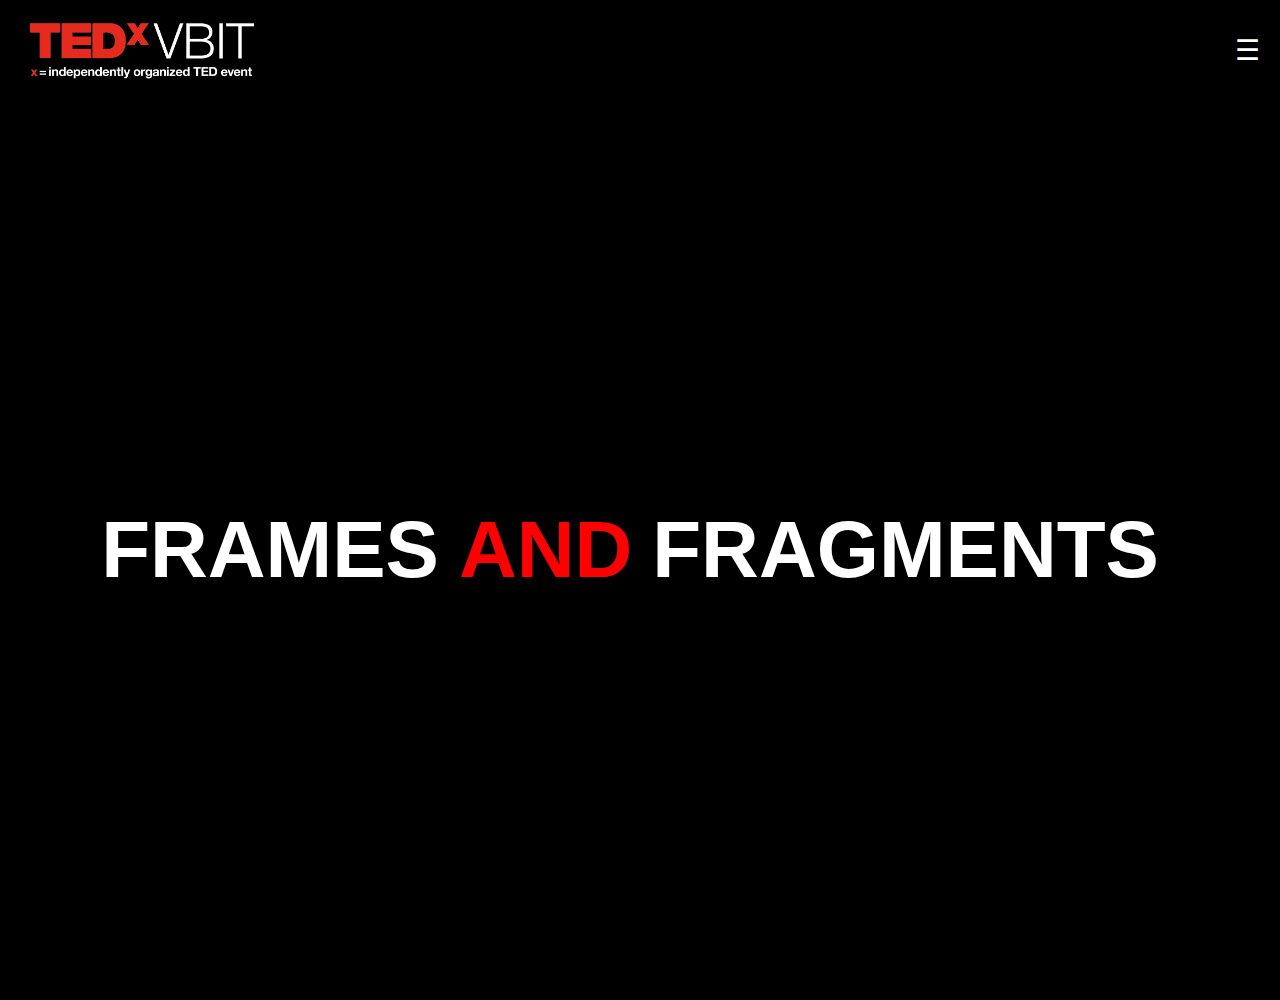
<file: Websites6/index.html>
<!DOCTYPE html>
<html lang="en">
<head>
  <meta charset="UTF-8">
  <title>TEDxVBIT</title>
  <link rel="stylesheet" href="style.css">
  <script defer src="script.js"></script>
</head>
<body>
  <nav class="navbar">
    <img src="Resources/tedxlogo.png" alt="Logo" class="logo">
    <div class="menu-icon" onclick="toggleMenu()">&#9776;</div>
  </nav>

  <div class="fullscreen-menu" id="fullscreenMenu">
    <a href="">Home</a>
    <hr>
    <a href="#">About</a>
    <hr>
    <a href="#">Past Speakers</a>
    <hr>
    <a href="#">Sponsors</a>
    <hr>
    <a href="#">Past Sponsors</a>
    <hr>
    <a href="#">Archive</a>
    <hr>
    <a href="#">Contact</a>
    <hr>
    <a href="#">Team</a>
  </div>
  <div class="theme">
    <div class="frames">
        <p>FRAMES</p>
    </div>
    <div class="and">
        <p style="color: red;">AND</p>
    </div>
    <div class="fragments">
        <p >FRAGMENTS</p>
    </div>

  </div>
</body>
</html>
</file>
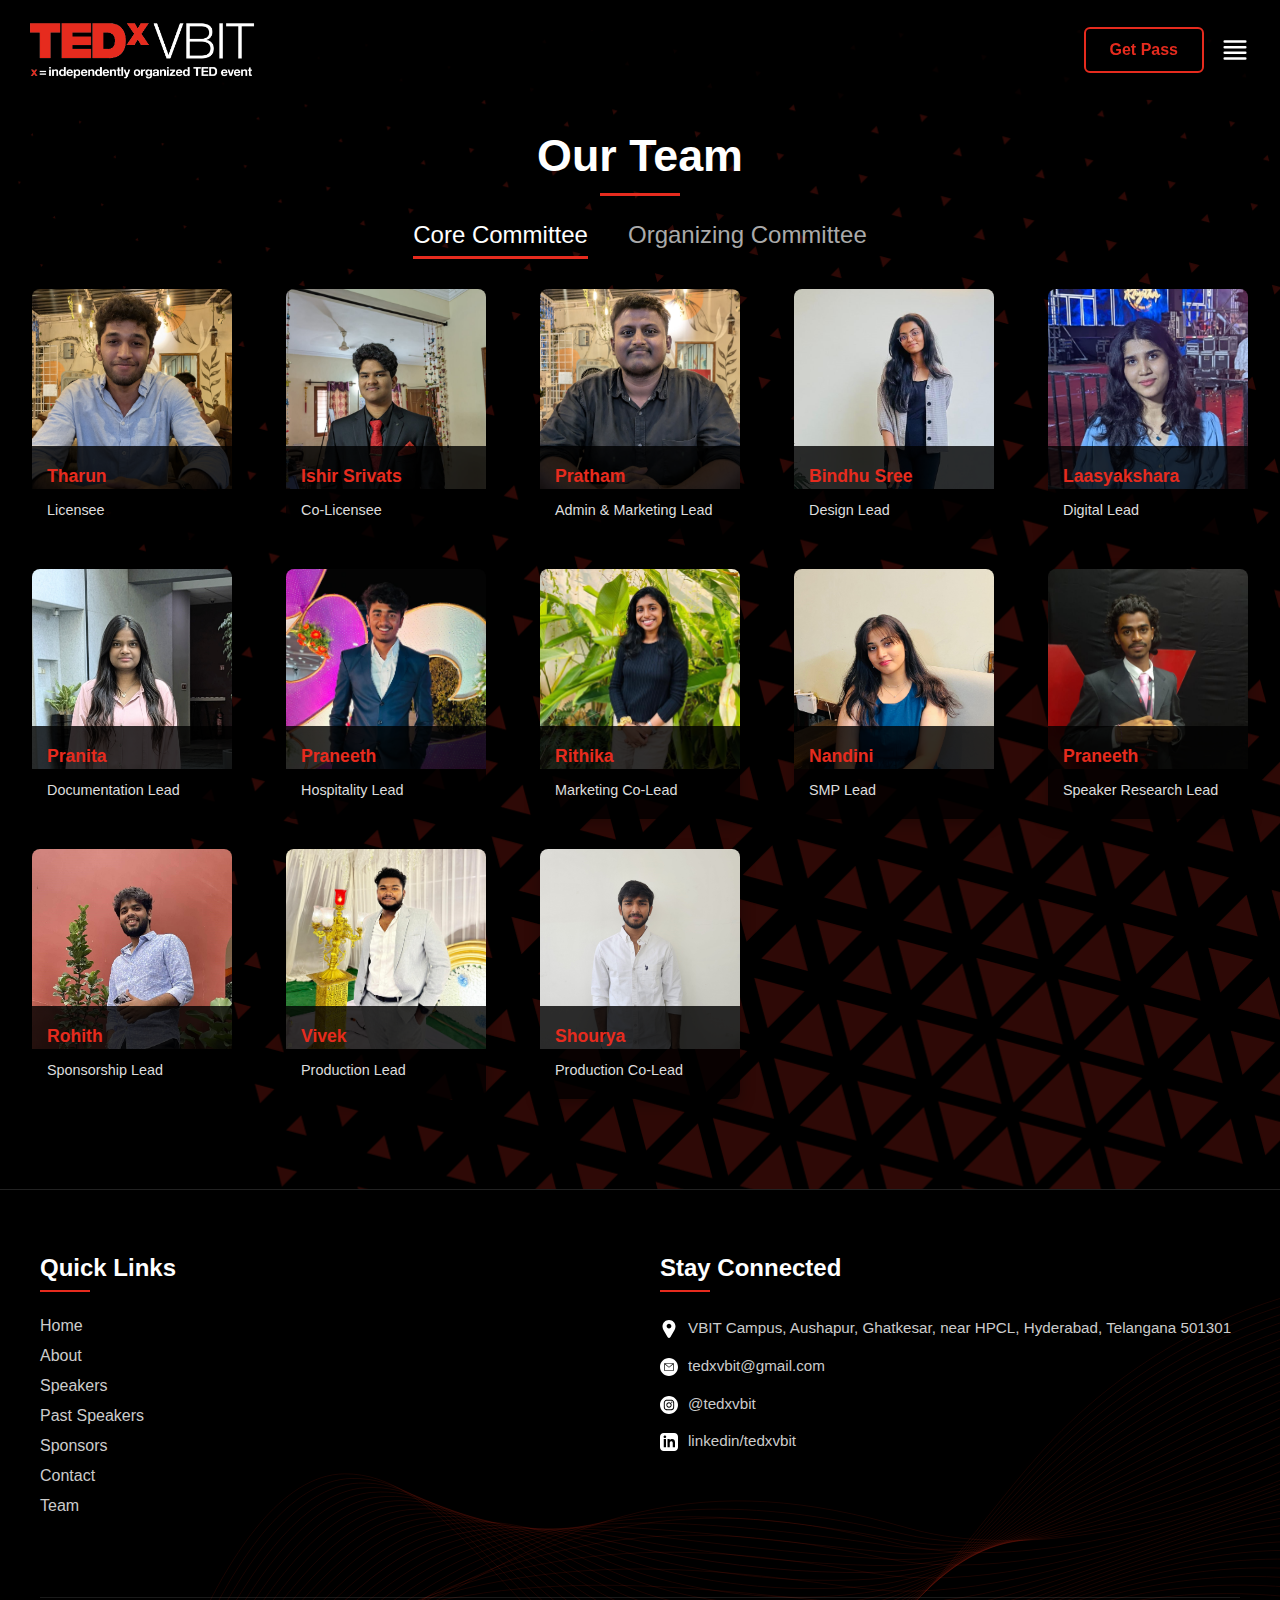
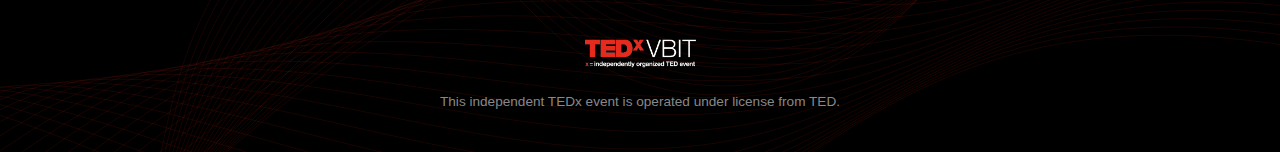
<file: team.html>
<!DOCTYPE html>
<html lang="en">
<head>
    <meta charset="utf-8">
    <title>TEDxVBIT - Team</title>
    
    <link rel="stylesheet" href="./styles.css">
    <style>
        /* Global Styles */
        body {
            margin: 0;
            padding: 0;
            font-family: 'Arial', sans-serif;
            background-color: #000;
            color: white;
        }
        
        /* Navigation */
        #topBar {
            position: fixed;
            top: 0;
            width: 100%;
            display: flex;
            justify-content: space-between;
            align-items: center;
            padding: 15px 20px;
            background-color: rgba(0, 0, 0, 0.9);
            z-index: 1000;
            box-sizing: border-box;
        }
        
        #logo img {
            height: 50px;
            cursor: pointer;
        }
        
        #hamburger {
            cursor: pointer;
        }
        
        /* Team Page */
        #teamPage {
            padding: 100px 20px 60px;
            margin-top: 30px;
            background-image: url('./Resources/about-illustration.png');
            background-size: cover;
            background-position: center;
            background-repeat: no-repeat;
        }
        
        .pageHeading {
            text-align: center;
            font-size: 2.8rem;
            color: #e62b1e;
            margin-bottom: 40px;
            position: relative;
        }
        
        .pageHeading::after {
            content: '';
            position: absolute;
            width: 80px;
            height: 3px;
            background: #e62b1e;
            bottom: -15px;
            left: 50%;
            transform: translateX(-50%);
        }
        
        .teamSubCategories {
            display: flex;
            justify-content: center;
            margin-bottom: 40px;
            gap: 40px;
        }
        
        .teamTab {
            cursor: pointer;
            font-size: 1.5rem;
            position: relative;
            color: #aaa;
            transition: all 0.3s ease;
        }
        
        .activeTab {
            color: white;
        }
        
        .activeTab::after {
            content: '';
            position: absolute;
            width: 100%;
            height: 3px;
            background: #e62b1e;
            bottom: -10px;
            left: 0;
        }
        
        .inactiveTab:hover {
            color: #ddd;
        }
        
        /* Team Grid */
        .teamGrid {
            display: grid;
            grid-template-columns: repeat(auto-fill, minmax(200px, 1fr));
            gap: 30px;
            justify-items: center;
        }
        
        .teamMember {
            position: relative;
            width: 200px;
            height: 250px;
            overflow: hidden;
            border-radius: 8px;
            box-shadow: 0 5px 15px rgba(0,0,0,0.3);
            transition: transform 0.3s ease;
        }
        
        .teamMember:hover {
            transform: translateY(-10px);
        }
        
        .memberPhoto {
            width: 100%;
            height: 200px;
            object-fit: cover;
        }
        
        .memberInfo {
            position: absolute;
            bottom: 0;
            left: 0;
            width: 100%;
            background: rgba(0, 0, 0, 0.8);
            padding: 15px;
            box-sizing: border-box;
        }
        
        .memberName {
            font-weight: bold;
            margin-bottom: 5px;
            color: #e62b1e;
        }
        
        .memberRole {
            font-size: 0.9rem;
            color: #ddd;
        }
        
        /* Footer */
        #footer {
            background-color: #000;
            padding: 40px 20px;
            text-align: left;
            border-top: 1px solid #222;
        }
        
        .footerLogo img {
            height: 60px;
            margin-bottom: 20px;
        }
        
        .tedxLine {
            color: #777;
            font-size: 0.9rem;
        }
        
        /* Responsive */
        @media (max-width: 768px) {
            .teamGrid {
                grid-template-columns: repeat(auto-fill, minmax(160px, 1fr));
                gap: 20px;
            }
            
            .teamMember {
                width: 160px;
                height: 220px;
            }
            
            .memberPhoto {
                height: 160px;
            }
            
            .pageHeading {
                font-size: 2.2rem;
            }
            
            .teamTab {
                font-size: 1.3rem;
            }
        }
        
        @media (max-width: 480px) {
            .teamGrid {
                grid-template-columns: repeat(auto-fill, minmax(140px, 1fr));
                gap: 15px;
            }
            
            .teamMember {
                width: 140px;
                height: 200px;
            }
            
            .memberPhoto {
                height: 140px;
            }
            
            .pageHeading {
                font-size: 1.8rem;
            }
            
            .teamSubCategories {
                flex-direction: column;
                align-items: center;
                gap: 20px;
            }
            
            .teamTab {
                font-size: 1.2rem;
            }
        }
    </style>
</head>

<body>
    
    <nav class="navbar">
        <img src="Resources/tedxlogo.png" alt="Logo" class="logo">
        <div class="right-section">
          <button class="get-pass-btn">Get Pass</button>
        
        <!-- Menu Icon (SVG) -->
        <div id="menuIcon" onclick="toggleMenu()" class="menu-icon">
          <svg xmlns="http://www.w3.org/2000/svg" fill="none" viewBox="0 0 24 24" stroke-width="2" stroke="white" class="menu-icon-svg">
            <path stroke-linecap="round" stroke-linejoin="round" d="M3.75 5.25h16.5m-16.5 4.5h16.5m-16.5 4.5h16.5m-16.5 4.5h16.5" />
          </svg>
        </div>
      </nav>
      
    
      <!-- Fullscreen Menu -->
      <div class="fullscreen-menu" id="fullscreenMenu">
        <a href="./index.html">Home</a><hr>
        <a href="./index.html#about">About</a><hr>
        <a href="./index.html#speakers">Speakers</a><hr>
        <a href="./past_speaker.html">Past Speakers</a><hr>
        <a href="./index.html#sponsors">Sponsors</a><hr>
        <a href="#">Contact</a><hr>
        <a href="./team.html">Team</a>
      </div>

    <!-- Team Page -->
    <div id="teamPage" class="page">
        <div class="pageContainer">
            <div class="pageHeading" style="color: white;">Our Team</div>
            <div class="teamSubCategories">
                <div id="teamLeadsButton" class="teamTab activeTab" onclick="showTeamLeads()">Core Committee</div>
                <div id="associatesButton" class="teamTab inactiveTab" onclick="showAssociates()">Organizing Committee</div>
            </div>
            
            <!-- Team Leads Section -->
            <div class="pageContent" id="teamLeadsContainer" style="display:grid;">
                <div class="teamGrid">
                    <!-- Team Lead 1 -->
                    <div class="teamMember">
                        <a href="linkedin.com/in/tharunreddy0408 " target="_blank" rel="noopener noreferrer"><img src="./Resources/Team/Tharun.jpg" alt="Ishir" class="memberPhoto"></a>
                        <div class="memberInfo">
                            <div class="memberName">Tharun</div>
                            <div class="memberRole">Licensee</div>
                        </div>
                    </div>
                    
                    <!-- Team Lead 2 -->
                    <div class="teamMember">
                        <a href="https://www.linkedin.com/in/ishir-srivats-8a1a771a0 
                        " target="_blank" rel="noopener noreferrer"><img src="./Resources/Team/Ishir.jpg" alt="Ishir" class="memberPhoto"></a>
                        <div class="memberInfo">
                            <div class="memberName">Ishir Srivats</div>
                            <div class="memberRole">Co-Licensee</div>
                        </div>
                    </div>
                    
                   
                    <div class="teamMember">
                        <a href="https://www.linkedin.com/in/pratham-kamidri?utm_source=share&utm_campaign=share_via&utm_content=profile&utm_medium=android_app " target="_blank" rel="noopener noreferrer"><img src="./Resources/Team/Pratham.jpg" alt="Ishir" class="memberPhoto"></a>
                        <div class="memberInfo">
                            <div class="memberName">Pratham</div>
                            <div class="memberRole">Admin & Marketing Lead</div>
                        </div>
                    </div>
                    <div class="teamMember">
                        <a href=" https://www.linkedin.com/in/bindhu-sree" target="_blank" rel="noopener noreferrer"><img src="./Resources/Team/Bindhu.jpeg" alt="Ishir" class="memberPhoto"></a>
                        <div class="memberInfo">
                            <div class="memberName">Bindhu Sree</div>
                            <div class="memberRole">Design Lead</div>
                        </div>
                    </div>
                    <div class="teamMember">
                        <a href="https://www.linkedin.com/in/laasyakshara-podishetty" target="_blank" rel="noopener noreferrer"><img src="./Resources/Team/Laasya.jpg" alt="Ishir" class="memberPhoto"></a>
                        <div class="memberInfo">
                            <div class="memberName">Laasyakshara</div>
                            <div class="memberRole">Digital Lead</div>
                        </div>
                    </div>
                    <div class="teamMember">
                        <a href="https://www.linkedin.com/in/pranita-abbireddy/ " target="_blank" rel="noopener noreferrer"><img src="./Resources/Team/Pranita.jpg" alt="Ishir" class="memberPhoto"></a>
                        <div class="memberInfo">
                            <div class="memberName">Pranita</div>
                            <div class="memberRole">Documentation Lead</div>
                        </div>
                    </div>
                    <div class="teamMember">
                        <a href="" target="_blank" rel="noopener noreferrer"><img src="./Resources/Team/Praneeth.jpg" alt="Ishir" class="memberPhoto"></a>
                        <div class="memberInfo">
                            <div class="memberName">Praneeth</div>
                            <div class="memberRole">Hospitality Lead</div>
                        </div>
                    </div>
                    <div class="teamMember">
                        <a href="https://www.linkedin.com/in/rithika-adike-589371228" target="_blank" rel="noopener noreferrer"><img src="./Resources/Team/Rithika.jpg" alt="Ishir" class="memberPhoto"></a>
                        <div class="memberInfo">
                            <div class="memberName">Rithika</div>
                            <div class="memberRole">Marketing Co-Lead</div>
                        </div>
                    </div>
                    <div class="teamMember">
                        <a href="https://www.linkedin.com/in/nandini-gaddam?utm_source=share&utm_campaign=share_via&utm_content=profile&utm_medium=android_app 
                        " target="_blank" rel="noopener noreferrer"><img src="./Resources/Team/Nandini.jpg" alt="Ishir" class="memberPhoto"></a>
                        <div class="memberInfo">
                            <div class="memberName">Nandini</div>
                            <div class="memberRole">SMP Lead</div>
                        </div>
                    </div>
                    <div class="teamMember">
                        <a href="https://www.linkedin.com/in/praneeth-chetty/" target="_blank" rel="noopener noreferrer"><img src="./Resources/Team/Praneeth_Chetty.jpg" alt="Ishir" class="memberPhoto"></a>
                        <div class="memberInfo">
                            <div class="memberName">Praneeth</div>
                            <div class="memberRole">Speaker Research Lead</div>
                        </div>
                    </div>
                    <div class="teamMember">
                        <a href="www.linkedin.com/in/rohithtappa" target="_blank" rel="noopener noreferrer"><img src="./Resources/Team/Tappa Rohith .jpg" alt="Ishir" class="memberPhoto"></a>
                        <div class="memberInfo">
                            <div class="memberName">Rohith</div>
                            <div class="memberRole">Sponsorship Lead</div>
                        </div>
                    </div>
                    <div class="teamMember">
                        <a href="" target="_blank" rel="noopener noreferrer"><img src="./Resources/Team/Vivek.jpg" alt="Ishir" class="memberPhoto"></a>
                        <div class="memberInfo">
                            <div class="memberName">Vivek</div>
                            <div class="memberRole">Production Lead</div>
                        </div>
                    </div>
                    <div class="teamMember">
                        <a href="" target="_blank" rel="noopener noreferrer"><img src="./Resources/Team/Shourya.jpg" alt="Ishir" class="memberPhoto"></a>
                        <div class="memberInfo">
                            <div class="memberName">Shourya</div>
                            <div class="memberRole">Production Co-Lead</div>
                        </div>
                    </div>
                    
                    
                </div>
            </div>
            
            <!-- Associates Section -->
            <div class="pageContent" id="associatesContainer" style="display:none;">
                <div class="teamGrid">
                    <!-- Associate 1 -->
                    <div class="teamMember">
                        <a href="https://www.linkedin.com/in/poojitha-netha-2b383727a?utm_source=share&utm_campaign=share_via&utm_content=profile&utm_medium=android_app" target="_blank" rel="noopener noreferrer"><img src="./Resources/Team/Poojitha.jpg" alt="Ishir" class="memberPhoto"></a>
                        <div class="memberInfo">
                            <div class="memberName">J. Poojitha</div>
                            <div class="memberRole">Design</div>
                        </div>
                    </div>
                    
                    <!-- Associate 2 -->
                    <div class="teamMember">
                        <a href="https://www.linkedin.com/in/kasi-abhilash-929a3835a?utm_source=share&utm_campaign=share_via&utm_content=profile&utm_medium=ios_app " target="_blank" rel="noopener noreferrer"><img src="./Resources/Team/Abhilash.jpg" alt="Ishir" class="memberPhoto"></a>
                        <div class="memberInfo">
                            <div class="memberName">K. Abhilash</div>
                            <div class="memberRole">Design</div>
                        </div>
                    </div>

                    <div class="teamMember">
                        <a href="https://www.linkedin.com/in/prashasth-kamidri-794a63288?utm_source=share&utm_campaign=share_via&utm_content=profile&utm_medium=ios_app " target="_blank" rel="noopener noreferrer"><img src="./Resources/Team/Prashasth.jpg" alt="Ishir" class="memberPhoto"></a>
                        <div class="memberInfo">
                            <div class="memberName">K. Prashasth</div>
                            <div class="memberRole">Design</div>
                        </div>
                    </div>

                    <div class="teamMember">
                        <a href="https://www.linkedin.com/in/charan-tej-valluru-2a172a2b7" target="_blank" rel="noopener noreferrer"><img src="./Resources/Team/Charan.jpg" alt="Ishir" class="memberPhoto"></a>
                        <div class="memberInfo">
                            <div class="memberName">Charan Tej</div>
                            <div class="memberRole">Documentation</div>
                        </div>
                    </div>

                    <div class="teamMember">
                        <a href="https://www.linkedin.com/in/thanmayeebolloju?utm_source=share&utm_campaign=share_via&utm_content=profile&utm_medium=ios_app" target="_blank" rel="noopener noreferrer"><img src="./Resources/Team/Thanmayee.jpg" alt="Ishir" class="memberPhoto"></a>
                        <div class="memberInfo">
                            <div class="memberName">Thanmayee</div>
                            <div class="memberRole">Documentation</div>
                        </div>
                    </div>

                    <div class="teamMember">
                        <a href="https://www.linkedin.com/in/p-aditya-1ab01534b?utm_source=share&utm_campaign=share_via&utm_content=profile&utm_medium=android_app" target="_blank" rel="noopener noreferrer"><img src="./Resources/Team/Aditya P.JPG" alt="Ishir" class="memberPhoto"></a>
                        <div class="memberInfo">
                            <div class="memberName">P. Aditya</div>
                            <div class="memberRole">Hospitality</div>
                        </div>
                    </div>

                    <div class="teamMember">
                        <a href="https://www.linkedin.com/in/yuva-raj-69a2642a5?utm_source=share&utm_campaign=share_via&utm_content=profile&utm_medium=android_app" target="_blank" rel="noopener noreferrer"><img src="./Resources/Team/Yuva Raj.jpg" alt="Ishir" class="memberPhoto"></a>
                        <div class="memberInfo">
                            <div class="memberName">Yuvaraj</div>
                            <div class="memberRole">Hospitality</div>
                        </div>
                    </div>

                    <div class="teamMember">
                        <a href="https://www.linkedin.com/in/keerthi-gatla-3031b1286?utm_source=share&utm_campaign=share_via&utm_content=profile&utm_medium=android_app" target="_blank" rel="noopener noreferrer"><img src="./Resources/Team/keerthi.jpeg" alt="Ishir" class="memberPhoto"></a>
                        <div class="memberInfo">
                            <div class="memberName">G. Keerthi</div>
                            <div class="memberRole">Marketing</div>
                        </div>
                    </div>

                    <div class="teamMember">
                        <a href="https://www.linkedin.com/in/shreshta-a-956061352?utm_source=share&utm_campaign=share_via&utm_content=profile&utm_medium=ios_app" target="_blank" rel="noopener noreferrer"><img src="./Resources/Team/Shreshta.jpg" alt="Ishir" class="memberPhoto"></a>
                        <div class="memberInfo">
                            <div class="memberName">Shreshta</div>
                            <div class="memberRole">Marketing</div>
                        </div>
                    </div>

                    <div class="teamMember">
                        <a href="https://www.linkedin.com/in/shaun-felix-a40a452a4/" target="_blank" rel="noopener noreferrer"><img src="./Resources/Team/Shaun.jpg" alt="Ishir" class="memberPhoto"></a>
                        <div class="memberInfo">
                            <div class="memberName">Shaun</div>
                            <div class="memberRole">Marketing</div>
                        </div>
                    </div>

                    <div class="teamMember">
                        <a href=" https://www.linkedin.com/in/bhargava-nandan-374a58291" target="_blank" rel="noopener noreferrer"><img src="./Resources/Team/Bhargav.jpg" alt="Ishir" class="memberPhoto"></a>
                        <div class="memberInfo">
                            <div class="memberName">Bhargava</div>
                            <div class="memberRole">SMP</div>
                        </div>
                    </div>

                    <div class="teamMember">
                        <a href="https://www.linkedin.com/in/sunaina-velishala-23b30135b?utm_source=share&utm_campaign=share_via&utm_content=profile&utm_medium=android_app" target="_blank" rel="noopener noreferrer"><img src="./Resources/Team/Sunaina.jpg" alt="Ishir" class="memberPhoto"></a>
                        <div class="memberInfo">
                            <div class="memberName">V. Sunaina</div>
                            <div class="memberRole">SMP</div>
                        </div>
                    </div>
                    <div class="teamMember">
                        <a href="https://in.linkedin.com/in/soma-sathvika-65a2932a4 
                        " target="_blank" rel="noopener noreferrer"><img src="./Resources/Team/Sathvika Shetty .jpg" alt="Ishir" class="memberPhoto"></a>
                        <div class="memberInfo">
                            <div class="memberName">Sathvika</div>
                            <div class="memberRole">SMP</div>
                        </div>
                    </div>
                    <div class="teamMember">
                        <a href="https://www.linkedin.com/in/roshan-jaisimha-bonthu-399b36228?utm_source=share&utm_campaign=share_via&utm_content=profile&utm_medium=android_app" target="_blank" rel="noopener noreferrer"><img src="./Resources/Team/Roshan.jpg" alt="Ishir" class="memberPhoto"></a>
                        <div class="memberInfo">
                            <div class="memberName">Roshan</div>
                            <div class="memberRole">Speraker Research</div>
                        </div>
                    </div>
                    <div class="teamMember">
                        <a href="https://www.linkedin.com/in/jonathan-raj-577547308?utm_source=share&utm_campaign=share_via&utm_content=profile&utm_medium=android_app" target="_blank" rel="noopener noreferrer"><img src="./Resources/Team/Jonathan.jpg" alt="Ishir" class="memberPhoto"></a>
                        <div class="memberInfo">
                            <div class="memberName">Jonathan</div>
                            <div class="memberRole">Speraker Research</div>
                        </div>
                    </div>
                    <div class="teamMember">
                        <a href="https://www.linkedin.com/in/bharati-nallacheruvu-028a992a4?utm_source=share&utm_campaign=share_via&utm_content=profile&utm_medium=ios_app 
                        " target="_blank" rel="noopener noreferrer"><img src="./Resources/Team/Bharathi.jpg" alt="Ishir" class="memberPhoto"></a>
                        <div class="memberInfo">
                            <div class="memberName">Bharati</div>
                            <div class="memberRole">Speraker Research</div>
                        </div>
                    </div>
                    <div class="teamMember">
                        <a href="https://www.linkedin.com/in/sai-vishal-8b374a259?utm_source=share&utm_campaign=share_via&utm_content=profile&utm_medium=android_app" target="_blank" rel="noopener noreferrer"><img src="./Resources/Team/vishal.jpg" alt="Ishir" class="memberPhoto"></a>
                        <div class="memberInfo">
                            <div class="memberName">Vishal</div>
                            <div class="memberRole">Sponsorship</div>
                        </div>
                    </div>
                    <div class="teamMember">
                        <a href="https://www.linkedin.com/in/harish-ksheersagar-012559277?lipi=urn%3Ali%3Apage%3Ad_flagship3_profile_view_base_contact_details%3BDtLBLO9pQRuvpxAz9C6pfA%3D%3D" target="_blank" rel="noopener noreferrer"><img src="./Resources/Team/Harish Ksheersagar.jpeg" alt="Ishir" class="memberPhoto"></a>
                        <div class="memberInfo">
                            <div class="memberName">Harish</div>
                            <div class="memberRole">Sponsorship</div>
                        </div>
                    </div>
                    <div class="teamMember">
                        <a href="https://www.linkedin.com/in/sandeep-swaraj-sonkoju-919266355" target="_blank" rel="noopener noreferrer"><img src="./Resources/Team/Sandeep.jpg" alt="Ishir" class="memberPhoto"></a>
                        <div class="memberInfo">
                            <div class="memberName">Sandeep</div>
                            <div class="memberRole">Production</div>
                        </div>
                    </div>
                    <div class="teamMember">
                        <a href="https://www.linkedin.com/in/sharath-chandra-reddy-8898902a4?utm_source=share&utm_campaign=share_via&utm_content=profile&utm_medium=ios_app" target="_blank" rel="noopener noreferrer"><img src="./Resources/Team/Sharath.jpg" alt="Ishir" class="memberPhoto"></a>
                        <div class="memberInfo">
                            <div class="memberName">Sharath </div>
                            <div class="memberRole">Production</div>
                        </div>
                    </div>
                </div>
            </div>
        </div>
    </div>

    <!-- Footer -->
    <section id="footer" class="page">
        <div class="pageContainer">
          <div class="footer-content">
            <!-- Quick Links Column -->
            <div class="footer-column">
              <h3 class="footer-heading">Quick Links</h3>
              <ul class="footer-links">
                <li><a href="./index.html">Home</a></li>
                <li><a href="./index.html#about">About</a></li>
                <li><a href="./index.html#speakers">Speakers</a></li>
                <li><a href="./past_speaker.html">Past Speakers</a></li>
                <li><a href="./index.html#sponsors">Sponsors</a></li>
                <li><a href="./index.html#contact">Contact</a></li>
                <li><a href="./team.html">Team</a></li>
              </ul>
            </div>
      
            <!-- Contact Column -->
            <div class="footer-column">
              <h3 class="footer-heading">Stay Connected</h3>
              <div class="contact-info">
                <div class="contact-item">
                  <img src="./Resources/svg_footer/gps.svg" alt="Location" class="contact-icon">
                  <span>VBIT Campus, Aushapur, Ghatkesar, near HPCL, Hyderabad, Telangana 501301</span>
                </div>
                <div class="contact-item">
                  <img src="./Resources/svg_footer/mail.svg" alt="Email" class="contact-icon">
                  <a href="mailto:tedxvbit@gmail.com">tedxvbit@gmail.com</a>
                </div>
                <div class="contact-item">
                  <img src="./Resources/svg_footer/ig.svg" alt="Email" class="contact-icon">
                  <a href="https://www.instagram.com/tedxvbit/">@tedxvbit</a>
                </div>
                <div class="contact-item">
                  <img src="./Resources/svg_footer/linkedin.svg" alt="Email" class="contact-icon">
                  <a href="https://www.linkedin.com/company/tedxvbit/">linkedin/tedxvbit</a>
                </div>
              </div>
            </div>
          </div>
          
          <!-- Footer Bottom -->
          <div class="footer-bottom">
            <hr class="footer-divider">
            <div class="footer-branding">
              <img src="./Resources/tedxlogo.png" alt="TEDxVBIT" class="footer-logo">
              <p class="tedx-disclaimer">This independent TEDx event is operated under license from TED.</p>
            </div>
          </div>
        </div>
      </section>

    <script>
        // Toggle between Team Leads and Associates
        function showTeamLeads() {
            document.getElementById('teamLeadsContainer').style.display = 'block';
            document.getElementById('associatesContainer').style.display = 'none';
            document.getElementById('teamLeadsButton').className = 'teamTab activeTab';
            document.getElementById('associatesButton').className = 'teamTab inactiveTab';
        }
        
        function showAssociates() {
            document.getElementById('teamLeadsContainer').style.display = 'none';
            document.getElementById('associatesContainer').style.display = 'block';
            document.getElementById('teamLeadsButton').className = 'teamTab inactiveTab';
            document.getElementById('associatesButton').className = 'teamTab activeTab';
        }
        
        // Mobile navigation functions
        function toggleMenu() {
        const menuIcon = document.getElementById('menuIcon');
        const fullscreenMenu = document.getElementById('fullscreenMenu');

        menuIcon.classList.toggle('active');
        fullscreenMenu.classList.toggle('show');
    }
    </script>
</body>
</html>
</file>
<file: Websites6/style.css>
body {
    margin: 0;
    font-family: 'Arial', sans-serif;
    background-color: #000;
    color: white;
  }
  
  .navbar {
    display: flex;
    justify-content: space-between;
    align-items: center;
    padding: 20px;
  }
  
  .logo {
    height: 60px;
  }
  
  .menu-icon {
    font-size: 28px;
    cursor: pointer;
    color: white;
  }
  
  .fullscreen-menu {
    position: fixed;
    top: 0;
    left: 0;
    width: 100vw;
    height: 100vh;
    display: none;
    flex-direction: column;
    align-items: center;
    justify-content: center;
    background-color: rgba(0, 0, 0, 0.5);
    backdrop-filter: blur(10px);
    z-index: 1000;
  }
  
  .fullscreen-menu a {
    font-size: 24px;
    color: white;
    text-decoration: none;
    margin: 10px 0;
    font-weight: bold;
  }
  
  .fullscreen-menu hr {
    width: 60%;
    border: 0.5px solid rgba(255, 255, 255, 0.2);
  }
  
  .fullscreen-menu hover-btn-change-color {
    color: red;
  }
  .theme {
    display: flex;
    justify-content: center; /* centers horizontally */
    align-items: center;     /* centers vertically */
    height: 100vh;           /* full viewport height */
    text-align: center;      /* centers text inside */
  }
  .theme p{
    font-size: 80px;
    font-weight: 700;
    margin-right: 20px;
  }
  .and{
    color: red;
  }
</file>
<file: styles.css>
@import url('https://fonts.googleapis.com/css2?family=Catamaran:wght@100;200;300;400;500;600;700;800;900&display=swap');

/* Base Styles */
body {
  margin: 0;
  font-family: 'Arial', sans-serif;
  background-color: #000;
  color: white;
  overflow-x: hidden;
}

html, body {
  height: auto;
}

/* Navbar */
.navbar {
  display: flex;
  justify-content: space-between;
  align-items: center;
  padding: 20px;
  background-color: rgba(0, 0, 0, 0.8);
  position: fixed;
  width: 100%;
  top: 0;
  z-index: 1100;
  box-sizing: border-box;
}

.logo {
  height: 60px;
  z-index: 1200;
}

.menu-icon {
  cursor: pointer;
  z-index: 1200;
  padding-right: 10px;
}

.menu-icon-svg {
  width: 30px;
  height: 30px;
  color: white;
  display: block;
}

.right-section {
  display: flex;
  align-items: center;
  gap: 16px;
}

.get-pass-btn {
  background-color: transparent;
  color: #e62b1e;
  border: 2px solid #e62b1e;
  padding: 12px 24px;
  border-radius: 6px;
  font-size: 1rem;
  font-weight: bold;
  cursor: pointer;
  transition: all 0.3s ease;
}

.get-pass-btn:hover {
  background-color: #e62b1e;
  color: white;
}

/* Hero Section */
.hero-section {
  height: 100vh;
  padding: 0;
  display: flex;
  flex-direction: column;
  justify-content: center;
  align-items: center;
  position: relative;
  overflow: hidden;
}

.theme {
  position: relative;
  display: flex;
  flex-direction: column;
  justify-content: center;
  align-items: center;
  text-align: center;
  z-index: 2;
  width: 100%;
  padding: 0 20px;
  box-sizing: border-box;
}

/* Desktop sizes (default) */
.frames, .fragments {
  font-size: 100px;
  font-weight: 1000;
  margin: 0;
  font-family: 'Catamaran', sans-serif;
  letter-spacing: 1px;
  line-height: 0.9;
  color: white;
  text-transform: uppercase;
}

.and {
  font-size: 70px;
  font-weight: 900;
  margin: 10px 0;
  font-family: 'Catamaran', sans-serif;
  color: #ff0000;
}

.event-date {
  margin-top: 24px;
  display: flex;
  justify-content: center;
  align-items: center;
  border: 1px solid rgba(255, 255, 255, 0.5);
  color: white;
  font-size: 28px;
  font-weight: 600;
  padding: 8px 32px;
  border-radius: 2px;
  font-family: 'Times New Roman', Times, serif;
  letter-spacing: 1px;
}

/* Mobile adjustments (only for screens ≤ 500px) */
@media only screen and (max-width: 500px) {
  .frames, .fragments {
    font-size: 65px;
  }
  
  .and {
    font-size: 40px;
    margin: 6px 0;
  }
  
  .event-date {
    font-size: 25px;
    padding: 6px 24px;
    margin-top: 16px;
  }
}

/* Optional: Further adjustment for very small mobiles */
@media only screen and (max-width: 360px) {
  .frames, .fragments {
    font-size: 43px;
  }
  
  .and {
    font-size: 34px;
  }
  
  .event-date {
    font-size: 14px;
  }
}


/* Fullscreen Menu */
.fullscreen-menu {
  position: fixed;
  top: 0;
  left: 0;
  height: 100vh;
  width: 100vw;
  background: rgba(0, 0, 0, 0.85);
  backdrop-filter: blur(10px);
  display: flex;
  flex-direction: column;
  align-items: center;
  overflow-y: auto;
  padding: 80px 0 40px;
  transform: translateY(-100%);
  transition: transform 0.5s ease;
  z-index: 1000;
}

.fullscreen-menu.show {
  transform: translateY(0);
}

.fullscreen-menu a {
  color: white;
  font-size: 2rem;
  font-weight: bold;
  margin: 15px 0;
  text-decoration: none;
  transition: color 0.3s ease;
}

.fullscreen-menu a:hover {
  color: red;
}

.fullscreen-menu hr {
  width: 60%;
  border-top: 1px solid rgba(255, 255, 255, 0.3);
  margin: 5px 0;
}

/* Vanta Background */
#vanta-bg {
  position: fixed;
  top: 0;
  left: 0;
  width: 100%;
  height: 100%;
  z-index: -2;
}

#vanta-overlay {
  position: fixed;
  top: 0;
  left: 0;
  width: 100%;
  height: 100%;
  background-color: rgba(0, 0, 0, 0.5);
  z-index: -1;
  pointer-events: none;
}


/* Journey Section Styles */
.journey-section {
  background-color: #000;
  padding: 80px 20px;
  font-family: 'Arial', sans-serif;
  color: white;
  max-width: 1200px;
  margin: 0 auto;
}

.journey-container {
  width: 100%;
  display: flex;
  justify-content: center;
  margin-top: 60px;
}

.journey-video {
  width: 100%;
  max-width: 800px;
}

.journey-video video {
  width: 100%;
  border-radius: 8px;
  box-shadow: 0 10px 30px rgba(230, 43, 30, 0.2);
}

.journey-content {
  width: 100%;
  display: flex;
  flex-direction: column;
  align-items: center;
}

.journey-text {
  width: 100%;
  max-width: 800px;
  padding: 0 20px;
}

.journey-content h2 {
  color: #fff;
  font-size: 2.2rem;
  margin-bottom: 40px;
  position: relative;
  text-align: center;
  width: 100%;
}

.journey-content h2::after {
  content: '';
  position: absolute;
  width: 80px;
  height: 3px;
  background: #e62b1e;
  bottom: -20px;
  left: 50%;
  transform: translateX(-50%);
}

.journey-content p {
  margin-bottom: 20px;
  line-height: 1.7;
  font-size: 1.1rem;
  text-align: left;
  margin-left: 50px;
  margin-right: 50px;
}

/* Mobile adjustments */
@media (max-width: 768px) {
  .journey-section {
    padding: 60px 30px; /* Increased from 20px to 30px */
  }
  
  .journey-container {
    margin-top: 40px;
  }
  
  .journey-content h2 {
    font-size: 1.8rem;
    margin-bottom: 30px;
  }
  
  .journey-content h2::after {
    bottom: -15px;
    width: 60px;
  }
  
  .journey-content p {
    font-size: 1rem;
    margin-left: 40px; /* Increased from 50px to 40px for tablet */
    margin-right: 40px; /* Increased from 50px to 40px for tablet */
  }
}

@media (max-width: 480px) {
  .journey-section {
    padding: 50px 25px; /* Increased from 15px to 25px */
    margin-left: 0; /* Changed from 40px to 0 to prevent horizontal overflow */
  }
  
  .journey-container {
    margin-top: 30px;
  }
  
  .journey-content h2 {
    font-size: 1.6rem;
    margin-bottom: 25px;
  }
  
  .journey-content p {
    font-size: 0.9rem; /* Slightly increased from 0.7rem for better readability */
    margin-left: 25px; /* Increased from 30px to 25px */
    margin-right: 25px; /* Increased from 30px to 25px */
    line-height: 1.8; /* Increased line height for better mobile readability */
  }

}

/* About Section */
#about {
  background-color: white;
  color: #333;
  padding: 80px 0;
  width: 100%;
  position: relative;
  background-image: url('./Resources/about-bg.jpg'); 
  background-size: cover;
  background-position: center;
  background-repeat: no-repeat;
  
}

#about .pageContainer {
  max-width: 1200px;
  margin: 0 auto;
  padding: 0 20px;
}

.about-content-wrapper {
  display: flex;
  align-items: center;
  gap: 60px;
  min-height: 500px;
}

.about-text-content {
  flex: 1;
}

.about-logo {
  width: 350px;
  display: flex;
  align-items: center;
  justify-content: center;
  position: sticky;
  top: 50%;
  transform: translateY(-50%);
}

.logo-image {
  width: 100%;
  max-width: 350px;
  height: auto;
  object-fit: contain;
  filter: drop-shadow(0 0 10px rgba(0,0,0,0.1));
}

.pageHeading {
  font-family: "Helvetica Neue", Arial, sans-serif;
  font-weight: 700;
  font-size: 2.5rem;
  color: #e62b1e;
  margin-bottom: 30px;
}

.pageContent {
  font-family: "Helvetica Neue", Arial, sans-serif;
  font-weight: 400;
  font-size: 1.1rem;
  line-height: 1.8;
  margin-bottom: 30px;
}

/* Responsive */
@media (max-width: 992px) {
  .about-content-wrapper {
    flex-direction: column;
    min-height: auto;
    gap: 40px;
  }
  
  .about-logo {
    width: 100%;
    position: static;
    transform: none;
    margin-top: 40px;
  }
  
  .theme p {
    font-size: 60px;
  }
  
  .event-date {
    font-size: 1.5rem;
    margin-top: 180px;
  }
}

@media (max-width: 768px) {
  .theme p {
    font-size: 40px;
  }
  
  .logo-image {
    max-width: 250px;
  }
  
  .pageHeading {
    font-size: 2rem;
  }
}
/* Speakers Section */
#speakers {
    background-color: #000; /* Black background */
    color: white; /* White text */
    padding: 80px 0;
    width: 100%;
    text-align: center;
    background-image: url('./Resources/about-illustration.png'); /* Replace with your image */
    background-size: cover;
    background-position: center;
    background-repeat: no-repeat;
  }
  
  #speakers .pageContainer {
    max-width: 1200px;
    margin: 0 auto;
    padding: 0 20px;
  }
  
  .section-title-speaker{
    font-family: 'Cantamaran', sans-serif;
    color: white;
    align-items: center;
    font-size: 2.5rem;
    position: relative;
    display: inline-block;
    
    }
    
    .section-title-speaker::after {
      content: '';
      position: absolute;
      width: 80px;
      height: 3px;
      background: #e62b1e;
      bottom: -15px;
      left: 50%;
      transform: translateX(-50%);
    }
  
  
  .cardsGrid {
    display: grid;
    grid-template-columns: repeat(2, 1fr);
    gap: 40px; /* Increased gap */
    margin-top: 50px;
    max-width: 800px; /* Constrain width to make images smaller */
    margin-left: auto;
    margin-right: auto;
  }
  
  .card {
    position: relative;
    width: 100%;
    aspect-ratio: 1/1;
    overflow: hidden;
    border-radius: 8px;
    box-shadow: 0 4px 8px rgba(0, 0, 0, 0.3);
    transition: transform 0.3s ease;
  }
  
  .card:hover {
    transform: translateY(-5px);
  }
  
  .card img {
    width: 100%;
    height: 100%;
    object-fit: cover;
    object-position: top; /* Ensures faces are visible */
    transition: transform 0.3s ease;
    transform: scale(0.9); /* Makes the image smaller within container */
  }
  
  .card:hover img {
    transform: scale(0.95); /* Slightly larger on hover */
  }
  
  .overlay {
    position: absolute;
    top: 0;
    left: 0;
    width: 100%;
    height: 100%;
    display: flex;
    flex-direction: column;
    justify-content: center;
    align-items: center;
    background-color: rgba(0, 0, 0, 0.8); /* Darker overlay */
    color: white;
    opacity: 0;
    transition: opacity 0.3s ease;
    padding: 20px;
    box-sizing: border-box;
    text-align: center;
  }
  
  .card:hover .overlay {
    opacity: 1;
  }
  
  .speakerName {
    font-size: 1.5rem;
    font-weight: bold;
    margin-bottom: 10px;
    color: #e62b1e; /* TEDx red for names */
  }
  
  .speakerDescription {
    font-size: 1rem;
    margin-bottom: 20px;
  }
  
  .speakerYoutubeIcon img {
    width: 40px;
    height: 40px;
    filter: invert(1);
    transition: transform 0.3s ease;
  }
  
  .speakerYoutubeIcon:hover img {
    transform: scale(1.1);
  }
  
  /* "Go to full display" link */
  .full-display-link {
    display: block;
    text-align: center;
    margin-top: 40px;
    color: #e62b1e;
    text-decoration: none;
    font-weight: bold;
    font-size: 1.1rem;
  }
  
  .full-display-link:hover {
    text-decoration: underline;
  }
  
  /* Responsive adjustments */
  @media (max-width: 768px) {
    .cardsGrid {
      grid-template-columns: 1fr;
      max-width: 400px;
    }
    
    .speakerName {
      font-size: 1.2rem;
    }
    
    .speakerDescription {
      font-size: 0.9rem;
    }
  }
 /* Sponsors Section */
/* Sponsors Section */
#sponsors {
  background-color: #f8f8f8;
  padding: 80px 0;
  text-align: center;
  background-image: url('/Websites6/Resources/illustration-left-homepage.svg'); /* Replace with your image */
  background-size: cover;
  background-position: center;
  background-repeat: no-repeat;
}

.section-title {
  font-size: 2.5rem;
  color: #000;
  margin-bottom: 60px;
  position: relative;
  display: inline-block;
}

.section-title::after {
  content: '';
  position: absolute;
  width: 80px;
  height: 3px;
  background: #e62b1e;
  bottom: -15px;
  left: 50%;
  transform: translateX(-50%);
}

.sponsors-grid {
  display: flex;
  justify-content: center;
  gap: 100px;
  margin: 0 auto;
  max-width: 1200px;
}

.sponsor-card {
  background: white;
  border-radius: 12px;
  padding: 40px;
  width: 350px;
  box-shadow: 0 10px 30px rgba(0,0,0,0.1);
  transition: transform 0.3s ease;
  display: flex;
  flex-direction: column;
  align-items: center;
}

.sponsor-card:hover {
  transform: translateY(-10px);
}

.sponsor-logo {
  height: 120px;
  display: flex;
  align-items: center;
  justify-content: center;
  margin-bottom: 20px;
}

.sponsor-logo img {
  max-height: 100%;
  max-width: 100%;
  object-fit: contain;
}

.sponsor-name {
  font-size: 1.5rem;
  font-weight: 700;
  color: #333;
}

/* Responsive Design */
@media (max-width: 900px) {
  .sponsors-grid {
    flex-direction: column;
    gap: 50px;
    align-items: center;
  }
  
  .sponsor-card {
    width: 80%;
    max-width: 400px;
    padding: 30px;
  }
}

@media (max-width: 600px) {
  .section-title {
    font-size: 2rem;
  }
  
  .sponsor-card {
    width: 90%;
    padding: 25px;
  }
  
  .sponsor-name {
    font-size: 1.3rem;
  }
  
  .sponsor-logo {
    height: 100px;
    margin-bottom: 15px;
  }
}
/* Footer Styles */
#footer {
  background-color: #000;
  color: #fff;
  padding: 60px 0 30px;
  font-family: 'Helvetica Neue', Arial, sans-serif;
  background-image: url('./Resources/illustration-footer.svg'); /* Replace with your image */
  background-size: cover;
  background-position: center;
  background-repeat: no-repeat;
}

.footer-content {
  display: grid;
  grid-template-columns: repeat(auto-fit, minmax(300px, 1fr));
  gap: 40px;
  max-width: 1200px;
  margin: 0 auto;
  padding: 0 20px;
}

.footer-column {
  margin-bottom: 30px;
}

.footer-heading {
  color: #fff;
  font-size: 1.5rem;
  margin-bottom: 25px;
  position: relative;
  padding-bottom: 10px;
}

.footer-heading::after {
  content: '';
  position: absolute;
  left: 0;
  bottom: 0;
  width: 50px;
  height: 2px;
  background-color: #e62b1e;
}

.footer-links {
  list-style: none;
  padding: 0;
  margin: 0;
}

.footer-links li {
  margin-bottom: 12px;
}

.footer-links a {
  color: #ccc;
  text-decoration: none;
  transition: color 0.3s ease;
  font-size: 1rem;
}

.footer-links a:hover {
  color: #e62b1e;
}

.contact-info {
  margin-bottom: 25px;
}

.contact-item {
  display: flex;
  align-items: flex-start;
  margin-bottom: 15px;
  color: #ccc;
  font-size: 0.95rem;
  line-height: 1.5;
}

.contact-icon {
  width: 18px;
  height: 18px;
  margin-right: 10px;
  margin-top: 3px;
  filter: invert(1);
}

.contact-item a {
  color: #ccc;
  text-decoration: none;
  transition: color 0.3s ease;
}

.contact-item a:hover {
  color: #e62b1e;
}

.social-links {
  display: flex;
  gap: 20px;
}

.social-icon {
  width: 24px;
  height: 24px;
  transition: transform 0.3s ease;
  filter: invert(1);
}

.social-icon:hover {
  transform: scale(1.1);
}

.footer-divider {
  border: none;
  height: 1px;
  background-color: rgba(255, 255, 255, 0.1);
  margin: 40px auto;
  max-width: 1200px;
}

.footer-branding {
  text-align: center;
  padding: 0 20px;
}

.footer-logo {
  max-width: 120px;
  margin-bottom: 20px;
}

.tedx-disclaimer {
  color: #888;
  font-size: 0.85rem;
  margin: 0;
  line-height: 1.5;
}

/* Responsive Adjustments */
@media (max-width: 768px) {
  .footer-content {
    grid-template-columns: 1fr;
    gap: 30px;
  }
  
  .footer-heading {
    font-size: 1.3rem;
  }
  
  .footer-links a {
    font-size: 0.95rem;
  }
  
  .contact-item {
    font-size: 0.9rem;
  }
}

@media (max-width: 480px) {
  #footer {
    padding: 40px 0 20px;
  }
  
  .footer-heading {
    font-size: 1.2rem;
    margin-bottom: 20px;
  }
  
  .footer-links li {
    margin-bottom: 10px;
  }
  
  .social-links {
    justify-content: center;
  }
}
.teamSubCategories {
  font-size: 1.5vw;
  border: 0px;
}

.activeButton {
  border-bottom: 3px solid #e62b1e;
  cursor: pointer;
}

@media only screen and (max-width: 500px) {
  .teamSubCategories {
    font-size: 13px;
  }
}

.inactiveButton {
  color: lightgray;
  border-bottom: 0px;
  cursor: pointer;
}

#teamLeadsContainer, #sponsorContainer {
  display: flex;
}

#associatesContainer {
  display: none;
}

#teamLeadsContainer, #associatesContainer, #sponsorContainer {
  flex-direction: row;
  width: 100%;
  flex-wrap: wrap;
  margin-top: 20px;
}

.teamMemberCard, .sponsorsCard {
  display: flex;
  flex-direction: column;
  align-items: flex-start;
  justify-content: flex-start;
  width: 15vw;
  margin: 30px 30px 0 0;
}


.salonCard {
  display: flex;
  justify-content: space-between;
  width: 80vw;
  margin: 30px 30px 0 0;
  background: #121212;
  align-items: center;
}

.salonCard.right .salonPhoto{
  order: 2;
}

.salonDetails{
  color: #fff;
}

@media only screen and (max-width: 500px) {
  .teamMemberCard, .sponsorsCard {
    width: 35vw;
    margin: 20px 20px 0 0;
  }

  .salonDetails{
    padding: 1rem
  }
}

.teamMemberCardOverlay {
  width: 15vw;
}

@media only screen and (max-width: 500px) {
  .teamMemberCardOverlay {
    width: 35vw;
  }
}

.teamMemberPhoto, .sponsorsPhoto {
  width: 100%;
  height: 15vw;
  margin-bottom: 5px;
}

.sponsorsPhoto {
  box-shadow: 0px 0px 10px -5px rgba(0, 0, 0, 0.75);
}

@media only screen and (max-width: 500px) {
  .teamMemberPhoto, .sponsorsPhoto {
    height: 35vw;
  }
}

.teamMemberPhoto>img, .sponsorsPhoto>img {
  width: 100%;
  height: 100%;
  object-fit: cover;
  overflow: hidden;
}

.teamMemberName, .sponsorName {
  font-weight: 700;
  font-size: 1.3vw;
}

.contact-section {
  padding: 60px 20px;
  font-family: 'Arial', sans-serif;
  background-color: #0000;
  background-image: url('./Resources/illustration-left-homepage.svg'); /* Replace with your image */
  background-size: cover;
  background-position: center;
  background-repeat: no-repeat;
}

.container {
  max-width: 1200px;
  margin: 0 auto;
}

.section-title {
  text-align: center;
  font-size: 2rem;
  margin-bottom: 40px;
  
}

.contact-section {
  background-color: #000;
  color: white;
}

.venue-grid {
  display: grid;
  grid-template-columns: repeat(3, 1fr);
  gap: 20px;
  align-items: center;
}

.venue-info, 
.map-container, 
.ticket-section {
  display: flex;
  flex-direction: column;
  justify-content: center;
  height: 100%;
  padding: 15px;
  text-align: center;
}

.venue-address {
  font-size: 1rem;
  line-height: 1.5;
  margin-bottom: 15px;
}

.map-frame {
  display: flex;
  justify-content: center;
  align-items: center;
  height: 100%;
}

.map-frame iframe {
  border-radius: 8px;
}

.info {
  display: flex;
  flex-direction: column;
  align-items: center;
}

.info p {
  margin-bottom: 12px;
  line-height: 1.4;
}

.role {
  color: #e62b1e;
  font-size: 0.85rem;
}


/* Responsive Design */
@media (max-width: 992px) {
  .venue-grid {
    grid-template-columns: 1fr;
    gap: 30px;
  }
  
  .venue-info, 
  .map-container, 
  .ticket-section {
    padding: 15px 0;
  }
}

@media (max-width: 768px) {
  .section-title {
    font-size: 1.5rem;
  }
  
  .venue-address {
    font-size: 0.95rem;
  }
}
</file>
